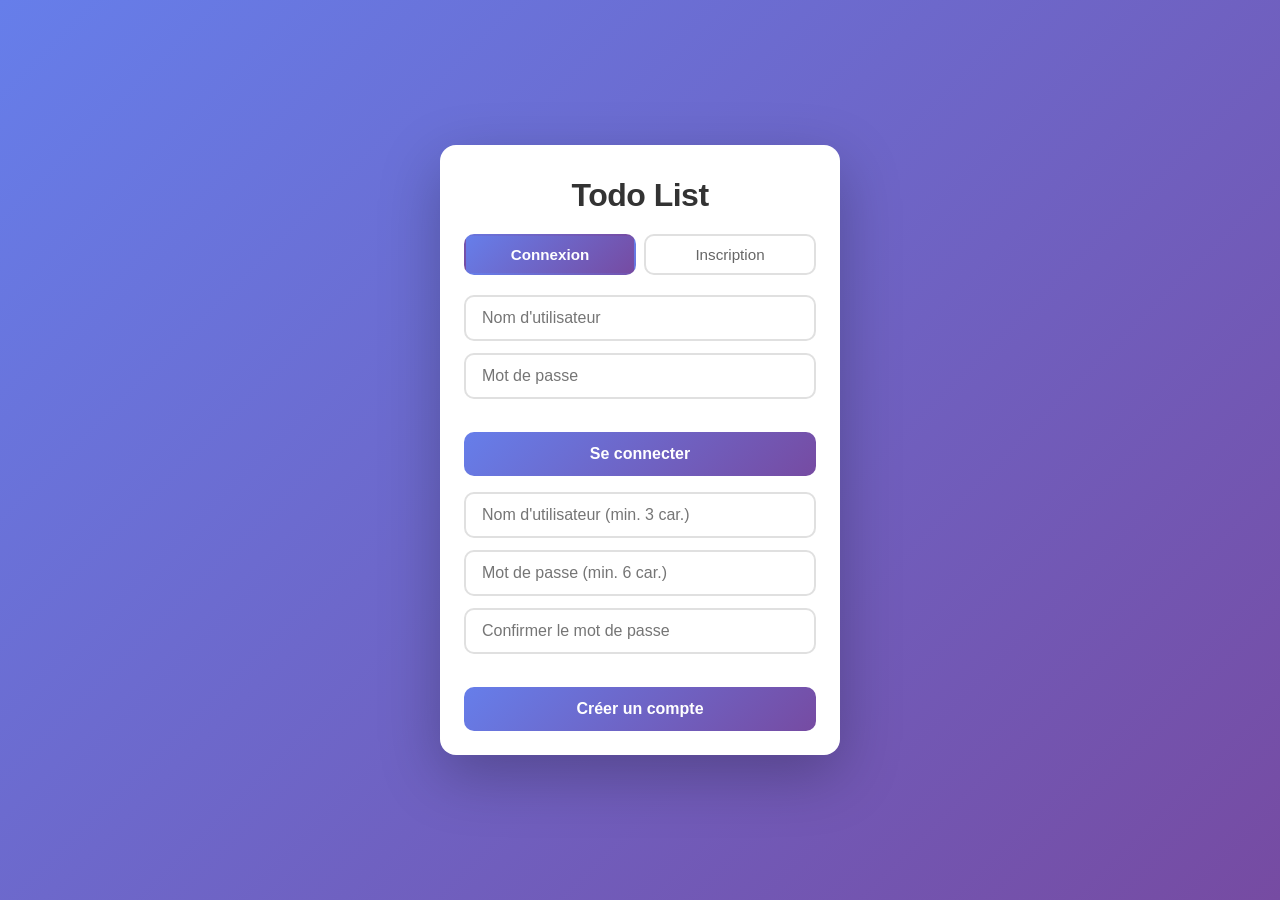
<file: index.html>
<!DOCTYPE html>
<html lang="fr">
<head>
  <meta charset="UTF-8" />
  <meta name="viewport" content="width=device-width, initial-scale=1.0" />
  <title>Todo List</title>
  <link rel="stylesheet" href="style.css" />
</head>
<body>
  <div class="container">
    <h1>Todo List</h1>

    <div class="user-bar">
      <span id="username-display"></span>
      <button id="logout-btn">Déconnexion</button>
    </div>

    <form id="todo-form">
      <input
        type="text"
        id="todo-input"
        placeholder="Ajouter une tâche..."
        autocomplete="off"
        required
      />
      <select id="category-select">
        <option value="travail">💼 Travail</option>
        <option value="perso">🏠 Perso</option>
        <option value="administratif">📋 Administratif</option>
        <option value="sport">⚽ Sport</option>
        <option value="achat">🛒 Achat</option>
      </select>
      <button type="submit">Ajouter</button>
    </form>

    <div class="filters">
      <button class="filter-btn active" data-filter="all">Toutes</button>
      <button class="filter-btn" data-filter="active">À faire</button>
      <button class="filter-btn" data-filter="completed">Terminées</button>
    </div>

    <div class="filters cat-filters">
      <button class="cat-btn active" data-cat="all">Tout</button>
      <button class="cat-btn" data-cat="travail">💼 Travail</button>
      <button class="cat-btn" data-cat="perso">🏠 Perso</button>
      <button class="cat-btn" data-cat="administratif">📋 Admin</button>
      <button class="cat-btn" data-cat="sport">⚽ Sport</button>
      <button class="cat-btn" data-cat="achat">🛒 Achat</button>
    </div>

    <ul id="todo-list"></ul>

    <div class="footer">
      <span id="items-left">0 tâche(s) restante(s)</span>
      <button id="clear-completed">Supprimer terminées</button>
    </div>
  </div>

  <script src="config.js"></script>
  <script src="app.js"></script>
</body>
</html>
</file>
<file: style.css>
* {
  box-sizing: border-box;
  margin: 0;
  padding: 0;
}

body {
  font-family: 'Segoe UI', Tahoma, Geneva, Verdana, sans-serif;
  background: linear-gradient(135deg, #667eea 0%, #764ba2 100%);
  min-height: 100vh;
  display: flex;
  align-items: flex-start;
  justify-content: center;
  padding: 40px 16px;
}

.container {
  background: #fff;
  border-radius: 16px;
  box-shadow: 0 20px 60px rgba(0, 0, 0, 0.25);
  width: 100%;
  max-width: 520px;
  overflow: hidden;
}

h1 {
  text-align: center;
  padding: 28px 24px 20px;
  font-size: 2rem;
  color: #333;
  letter-spacing: -0.5px;
}

/* Form */
#todo-form {
  display: flex;
  flex-wrap: wrap;
  gap: 10px;
  padding: 0 24px 20px;
}

#todo-input {
  flex: 1;
  padding: 12px 16px;
  border: 2px solid #e0e0e0;
  border-radius: 10px;
  font-size: 1rem;
  outline: none;
  transition: border-color 0.2s;
}

#todo-input:focus {
  border-color: #667eea;
}

#category-select {
  padding: 12px 12px;
  border: 2px solid #e0e0e0;
  border-radius: 10px;
  font-size: 0.9rem;
  outline: none;
  cursor: pointer;
  background: #fff;
  color: #333;
  transition: border-color 0.2s;
}

#category-select:focus {
  border-color: #667eea;
}

#todo-form button {
  padding: 12px 20px;
  background: linear-gradient(135deg, #667eea 0%, #764ba2 100%);
  color: #fff;
  border: none;
  border-radius: 10px;
  font-size: 1rem;
  cursor: pointer;
  font-weight: 600;
  transition: opacity 0.2s, transform 0.1s;
}

#todo-form button:hover {
  opacity: 0.9;
  transform: translateY(-1px);
}

#todo-form button:active {
  transform: translateY(0);
}

/* Filters */
.filters {
  display: flex;
  flex-wrap: wrap;
  gap: 8px;
  padding: 0 24px 16px;
}

.cat-filters {
  border-top: 1px solid #f0f0f0;
  padding-top: 12px;
  margin-top: -4px;
}

.filter-btn {
  padding: 7px 16px;
  border: 2px solid #e0e0e0;
  border-radius: 20px;
  background: transparent;
  cursor: pointer;
  font-size: 0.875rem;
  color: #666;
  transition: all 0.2s;
}

.filter-btn:hover {
  border-color: #667eea;
  color: #667eea;
}

.filter-btn.active {
  background: linear-gradient(135deg, #667eea 0%, #764ba2 100%);
  border-color: transparent;
  color: #fff;
  font-weight: 600;
}

.cat-btn {
  padding: 6px 14px;
  border: 2px solid #e0e0e0;
  border-radius: 20px;
  background: transparent;
  cursor: pointer;
  font-size: 0.8rem;
  color: #666;
  transition: all 0.2s;
}

.cat-btn:hover {
  border-color: #764ba2;
  color: #764ba2;
}

.cat-btn.active {
  background: linear-gradient(135deg, #667eea 0%, #764ba2 100%);
  border-color: transparent;
  color: #fff;
  font-weight: 600;
}

.cat-badge {
  font-size: 0.72rem;
  font-weight: 600;
  padding: 3px 8px;
  border-radius: 12px;
  white-space: nowrap;
  flex-shrink: 0;
}

/* List */
#todo-list {
  list-style: none;
  padding: 0 24px;
  max-height: 400px;
  overflow-y: auto;
}

#todo-list:empty::after {
  content: 'Aucune tâche ici.';
  display: block;
  text-align: center;
  padding: 32px 0;
  color: #bbb;
  font-style: italic;
}

.todo-item {
  display: flex;
  align-items: center;
  gap: 14px;
  padding: 14px 0;
  border-bottom: 1px solid #f0f0f0;
  animation: slideIn 0.2s ease;
}

.todo-item:last-child {
  border-bottom: none;
}

@keyframes slideIn {
  from { opacity: 0; transform: translateY(-8px); }
  to   { opacity: 1; transform: translateY(0); }
}

.todo-item input[type="checkbox"] {
  width: 20px;
  height: 20px;
  accent-color: #667eea;
  cursor: pointer;
  flex-shrink: 0;
}

.todo-item label {
  flex: 1;
  font-size: 1rem;
  color: #333;
  cursor: pointer;
  word-break: break-word;
  transition: color 0.2s;
}

.todo-item.completed label {
  text-decoration: line-through;
  color: #bbb;
}

.delete-btn {
  background: none;
  border: none;
  cursor: pointer;
  font-size: 1.2rem;
  color: #ccc;
  transition: color 0.2s, transform 0.1s;
  line-height: 1;
  padding: 2px 4px;
}

.delete-btn:hover {
  color: #e74c3c;
  transform: scale(1.2);
}

/* Footer */
.footer {
  display: flex;
  justify-content: space-between;
  align-items: center;
  padding: 16px 24px;
  border-top: 1px solid #f0f0f0;
  font-size: 0.875rem;
  color: #999;
}

#clear-completed {
  background: none;
  border: none;
  cursor: pointer;
  font-size: 0.875rem;
  color: #999;
  transition: color 0.2s;
}

#clear-completed:hover {
  color: #e74c3c;
}

/* User bar */
.user-bar {
  display: flex;
  justify-content: space-between;
  align-items: center;
  padding: 0 24px 16px;
  border-bottom: 1px solid #f0f0f0;
  margin-bottom: 4px;
  font-size: 0.9rem;
  color: #555;
}

#logout-btn {
  background: none;
  border: 1px solid #e0e0e0;
  border-radius: 8px;
  padding: 5px 12px;
  font-size: 0.8rem;
  color: #999;
  cursor: pointer;
  transition: all 0.2s;
}

#logout-btn:hover {
  border-color: #e74c3c;
  color: #e74c3c;
}

/* Auth page */
.auth-body {
  align-items: center;
}

.auth-card {
  background: #fff;
  border-radius: 16px;
  box-shadow: 0 20px 60px rgba(0, 0, 0, 0.25);
  width: 100%;
  max-width: 400px;
  overflow: hidden;
  padding-bottom: 8px;
}

.auth-card h1 {
  padding: 32px 24px 20px;
}

.auth-tabs {
  display: flex;
  padding: 0 24px 20px;
  gap: 8px;
}

.auth-tab {
  flex: 1;
  padding: 10px;
  border: 2px solid #e0e0e0;
  border-radius: 10px;
  background: transparent;
  cursor: pointer;
  font-size: 0.95rem;
  color: #666;
  font-weight: 500;
  transition: all 0.2s;
}

.auth-tab.active {
  background: linear-gradient(135deg, #667eea 0%, #764ba2 100%);
  border-color: transparent;
  color: #fff;
  font-weight: 600;
}

.auth-form {
  padding: 0 24px 16px;
  display: flex;
  flex-direction: column;
  gap: 12px;
}

.auth-input {
  padding: 12px 16px;
  border: 2px solid #e0e0e0;
  border-radius: 10px;
  font-size: 1rem;
  outline: none;
  transition: border-color 0.2s;
  width: 100%;
}

.auth-input:focus {
  border-color: #667eea;
}

.auth-error {
  color: #e74c3c;
  font-size: 0.875rem;
  min-height: 1.2em;
  margin: -4px 0;
}

.auth-submit {
  padding: 13px;
  background: linear-gradient(135deg, #667eea 0%, #764ba2 100%);
  color: #fff;
  border: none;
  border-radius: 10px;
  font-size: 1rem;
  cursor: pointer;
  font-weight: 600;
  transition: opacity 0.2s, transform 0.1s;
}

.auth-submit:hover {
  opacity: 0.9;
  transform: translateY(-1px);
}

.auth-submit:active {
  transform: translateY(0);
}
</file>
